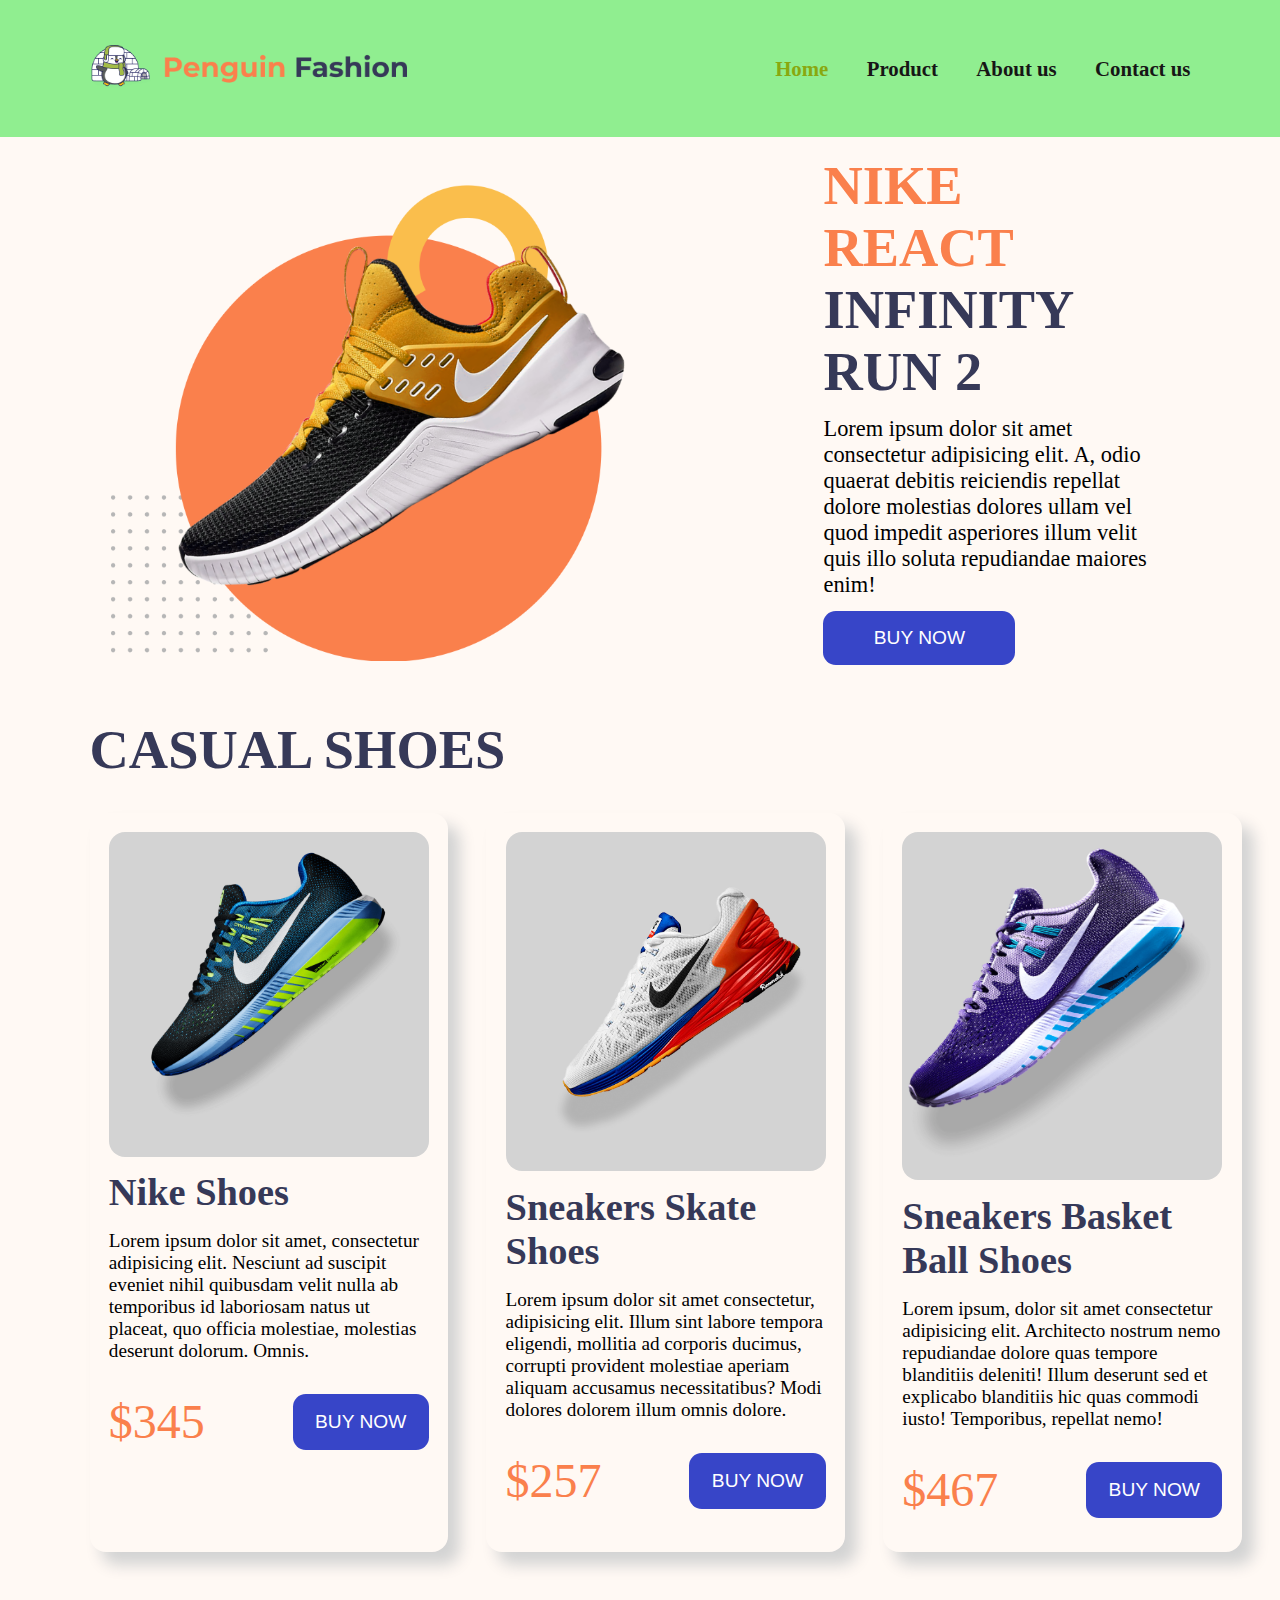
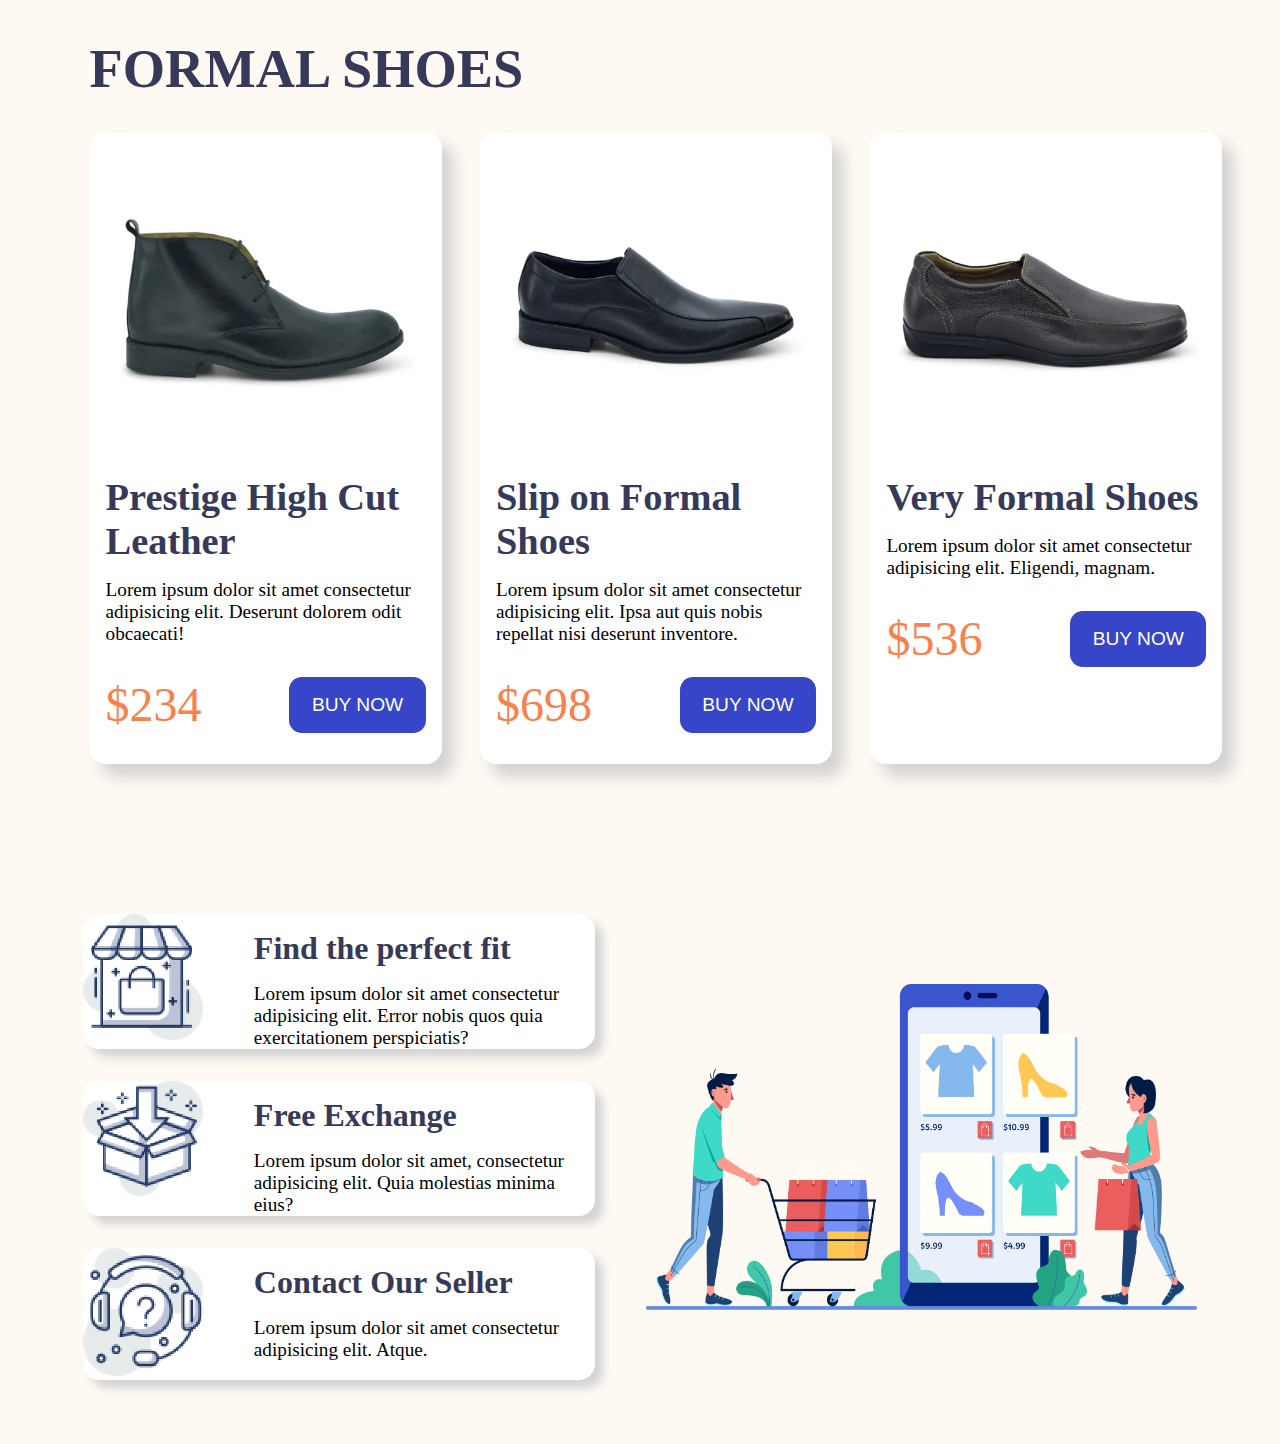
<file: Option-2 Shoes/index.html>
<!DOCTYPE html>
<html lang="en">
<head>
    <meta charset="UTF-8">
    <meta http-equiv="X-UA-Compatible" content="IE=edge">
    <meta name="viewport" content="width=device-width, initial-scale=1.0">
    <title>Responsive design practice.</title>
    <link rel="stylesheet" href="style/style.css">
</head>
<body>
    <nav>
        <div class="navigation"> 
            <div class="nav-logo"> 
                <img src="Logo, Icon/Logo.png" alt="">
            </div>
            <ul class="nav-link">
                <li class="active"><a href="#">Home</a></li>
                <li class="drop-down-container"><a href="#">Product </a>
                    <ul class="dropdown">
                        <li><a href="#">Bags</a></li>
                        <li><a href="#">Shoes</a></li>
                        <li><a href="../Option-1PenguinFashion/index.html">Jacket</a></li>
                    </ul>
                </li>
                <li><a href="#">About us</a></li>
                <li><a href="#">Contact us</a></li>
            </ul>
        </div>
    </nav>
    <section id="header-content">
        <div class="header-img"> 
            <img src="Photos/Group 33092.png" alt="">
        </div>
        <div class="header-text">
            <h1><span id="color-text">Nike react</span><br>Infinity run 2</h1>
            <p>Lorem ipsum dolor sit amet consectetur adipisicing elit. A, odio quaerat debitis reiciendis repellat dolore molestias dolores ullam vel quod impedit asperiores illum velit quis illo soluta repudiandae maiores enim!
            </p>
            <button class="buy-btn">Buy now</button>
        </div>
    </section>
    <section id="main-content"> 
        <h2>casual shoes</h2>
        <div class="shoes-card-container">
            <div class="shoes-card">
                <img src="Photos/pngegg 1.png" alt="">
                <h3>Nike Shoes</h3>
                <p>Lorem ipsum dolor sit amet, consectetur adipisicing elit. Nesciunt ad suscipit eveniet nihil quibusdam velit nulla ab temporibus id laboriosam natus ut placeat, quo officia molestiae, molestias deserunt dolorum. Omnis.</p>
                <div class="shoes-footer"> 
                    <p class="price">$345</p>
                    <button class="buy-btn">buy now</button>
                </div>
            </div>
            <div class="shoes-card">
                <img src="Photos/image 5.png" alt="">
                <h3>Sneakers Skate Shoes</h3>
                <p>Lorem ipsum dolor sit amet consectetur, adipisicing elit. Illum sint labore tempora eligendi, mollitia ad corporis ducimus, corrupti provident molestiae aperiam aliquam accusamus necessitatibus? Modi dolores dolorem illum omnis dolore.</p>
                <div class="shoes-footer"> 
                    <p class="price">$257</p>
                    <button class="buy-btn">buy now</button>
                </div>
            </div>
            <div class="shoes-card">
                <img src="Photos/Daco_1703273 1.png" alt="">
                <h3>Sneakers Basket Ball Shoes</h3>
                <p>Lorem ipsum, dolor sit amet consectetur adipisicing elit. Architecto nostrum nemo repudiandae dolore quas tempore blanditiis deleniti! Illum deserunt sed et explicabo blanditiis hic quas commodi iusto! Temporibus, repellat nemo!</p>
                <div class="shoes-footer"> 
                    <p class="price">$467</p>
                    <button class="buy-btn">buy now</button>
                </div>
            </div>
        </div>
    </section>
    <section id="sub-content">
        <h2>Formal shoes</h2>
        <div class="sub-content-container">
            <div class="shoes-card">
                <img src="Photos/Mask Group.png" alt="">
                <h3>Prestige High Cut Leather</h3>
                <p>Lorem ipsum dolor sit amet consectetur adipisicing elit. Deserunt dolorem odit obcaecati!</p>
                <div class="shoes-footer">
                    <p class="price">$234</p>
                    <button class="buy-btn">buy now</button>
                </div>
            </div>
            <div class="shoes-card">
                <img src="Photos/Rectangle 38.png" alt="">
                <h3>Slip on Formal Shoes</h3>
                <p>Lorem ipsum dolor sit amet consectetur adipisicing elit. Ipsa aut quis nobis repellat nisi deserunt inventore.</p>
                <div class="shoes-footer">
                    <p class="price">$698</p>
                    <button class="buy-btn">buy now</button>
                </div>
            </div>
            <div class="shoes-card">
                <img src="Photos/Rectangle 39.png" alt="">
                <h3>Very Formal Shoes</h3>
                <p>Lorem ipsum dolor sit amet consectetur adipisicing elit. Eligendi, magnam.</p>
                <div class="shoes-footer">
                    <p class="price">$536</p>
                    <button class="buy-btn">buy now</button>
                </div>
            </div>
        </div>
    </section>
    <footer> 
        <div class="footer-content"> 
            <div class="footer-card">
                <div class="footer-card-img-container"> 
                    <img src="Logo, Icon/image 12.png" alt="">
                </div>
                <div class="inside-content">
                    <h3>Find the perfect fit</h3>
                    <p>Lorem ipsum dolor sit amet consectetur adipisicing elit. Error nobis quos quia exercitationem perspiciatis?</p>
                </div>
            </div>
            <div class="footer-card">
                <div class="footer-card-img-container"> 
                    <img src="Logo, Icon/image 13.png" alt="">
                </div>
                <div class="inside-content">
                    <h3>Free Exchange</h3>
                    <p>Lorem ipsum dolor sit amet, consectetur adipisicing elit. Quia molestias minima eius?</p>
                </div>
            </div>
            <div class="footer-card">
                <div class="footer-card-img-container"> 
                    <img src="Logo, Icon/image 14.png" alt="">
                </div>
                <div class="inside-content">
                    <h3>Contact Our Seller</h3>
                    <p>Lorem ipsum dolor sit amet consectetur adipisicing elit. Atque.</p>
                </div>
            </div>
        </div>
        <div class="footer-img"> 
            <img src="Logo, Icon/XMLID 1.png" alt="">
        </div>
    </footer>
</body>
</html>
</file>
<file: Option-2 Shoes/style/style.css>
*{
    padding: 0;
    margin: 0;
    list-style: none;
    text-decoration: none;
    box-sizing: border-box;
}
body{
    background-color: #FFF9F4;
}
nav{
    background-color: #90EE90;
}
.navigation{
    padding: 5vh 7vw;
    display: flex;
    justify-content: space-between;
}
.nav-link{
    display: flex;
    gap: 3vw;
    justify-content: center;
    align-items: center;
}
.nav-link li a{
    font-size: 1.3rem;
    font-weight: 900;
    color: rgb(23, 22, 22);
}
.nav-link li a:hover, .nav-link .active a{
    color: #89a810;
    cursor: pointer;
}
.dropdown{
    position: absolute;
    right: -9999px;
}
.dropdown li{
    margin: 1rem;
    background-color: #90EE90;
    padding: .7rem 1.8rem;
   border-radius: 1rem;
}
.drop-down-container:hover .dropdown{
    right: 21vw;
    transition: all .5s ease;
   
    
}
.nav-logo img{
    width: 25vw;
}
#header-content{
    margin: 2vh 7vw;
    display: grid;
    grid-template-columns: 2fr 1fr;
    justify-items: center;
    align-items: center;
}
.header-img img{
    width: 75%;
}
.header-text{
    display: flex;
    flex-direction: column;
    padding-right: 2rem;
}
.header-text h1,#main-content h2, #sub-content h2{
    font-size: 3.4rem;
    text-transform: uppercase;
    color: #363958;
}
.header-text #color-text{
    color:#FA804C;
}
.header-text p{
    font-size: 1.4rem;
    margin: .8rem 0;
}
.buy-btn{
    border: none;
    border-radius: .8rem;
    color: #fff;
    padding: 1rem 1.4rem;
    font-size: 1.2rem;
    background-color: #3745C8;
    text-transform: uppercase;
    width: 12rem;
}
.buy-btn:hover{
    background-color: #0d1984;
}
#main-content, #sub-content{
    margin: 6vh 7vw;
}
.shoes-card-container, .sub-content-container{
    padding: 2rem 0;
    display: grid;
    grid-template-columns: repeat(3, 1fr);
    gap: 3vw;
}
.shoes-card{
    padding: 1.2rem;
    box-shadow: .7rem .8rem .9rem lightgray;
    border-radius: 1rem;
}
.shoes-card img{
    width: 25vw;
    background-color: lightgray;
    border-radius: 1rem;
}
.shoes-card h3{
  font-size: 2.4rem;
  color: #363958;
  margin: .6rem 0;
}
.shoes-card p{
    font-size: 1.2rem;
    margin: 1rem 0;
}
.shoes-footer{
    display: flex;
    justify-content: space-between;
    align-items: center;
}
.shoes-footer p{
    font-size: 3rem;
    color: #FA804C;
}
.shoes-footer button{
    height: 3.5rem;
    width: inherit;
}
#sub-content .shoes-card{
    padding: 1rem;
    background-color: #fff;
}
#sub-content .shoes-card img{
    background-color: #fff;
}
footer{
    margin: 3rem 4vw;
    display: flex;
    gap: 4vw;
    padding: 2rem;
    margin-bottom: 0;
}
.footer-card-img-container img{
    width: 70%;
}
.footer-card{
    width: 40vw;
    display: grid;
    grid-template-columns: 1fr 2fr;
    background-color: #fff;
    border-radius: 1rem;
    margin: 2rem 0;
    box-shadow: .5rem .5rem .6rem lightgray;
}
.footer-img{
    width: 60vw;
}
.inside-content h3{
    font-size: 2rem;
    margin: 1rem 0;
    color: #363958;
}
.inside-content p{
    font-size: 1.2rem;
}
.footer-img{
    display: flex;
    justify-content: center;
    align-items: center;
}
.footer-img img{
    width: 100%;
}
</file>
